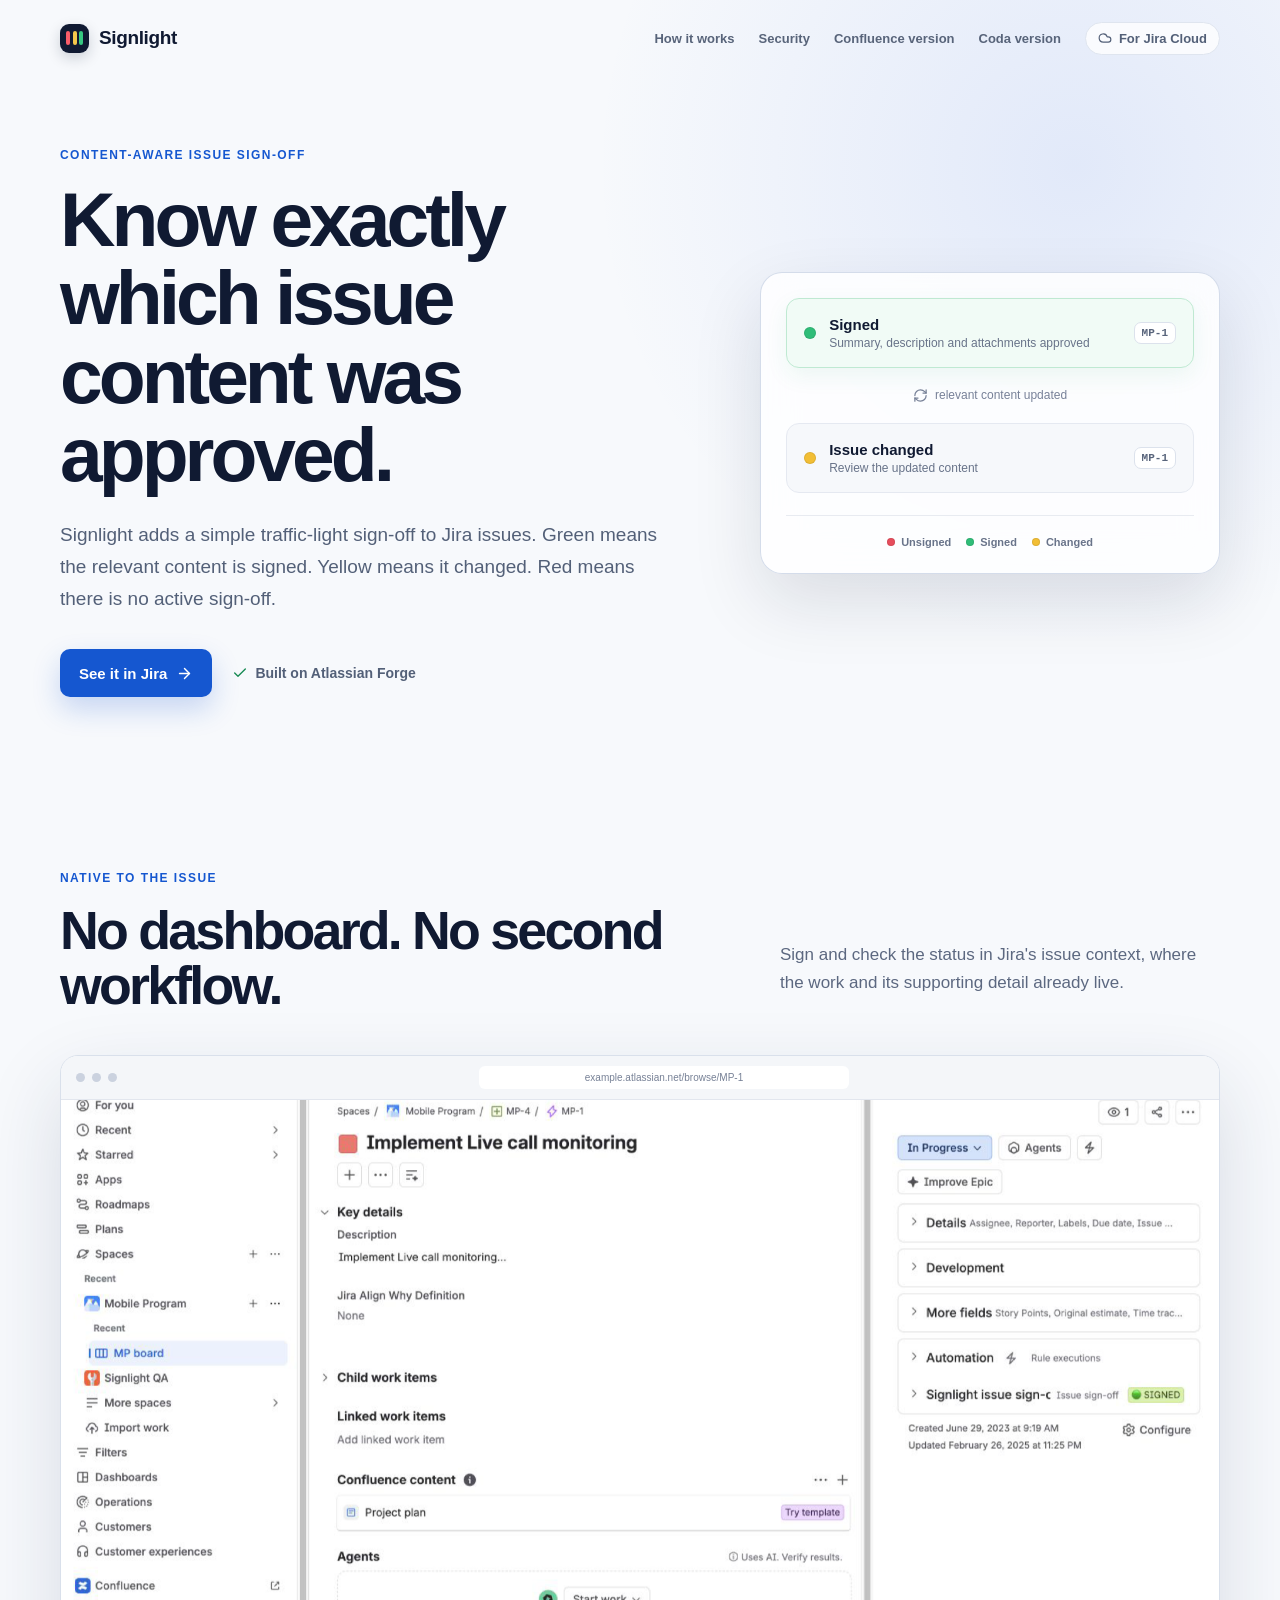
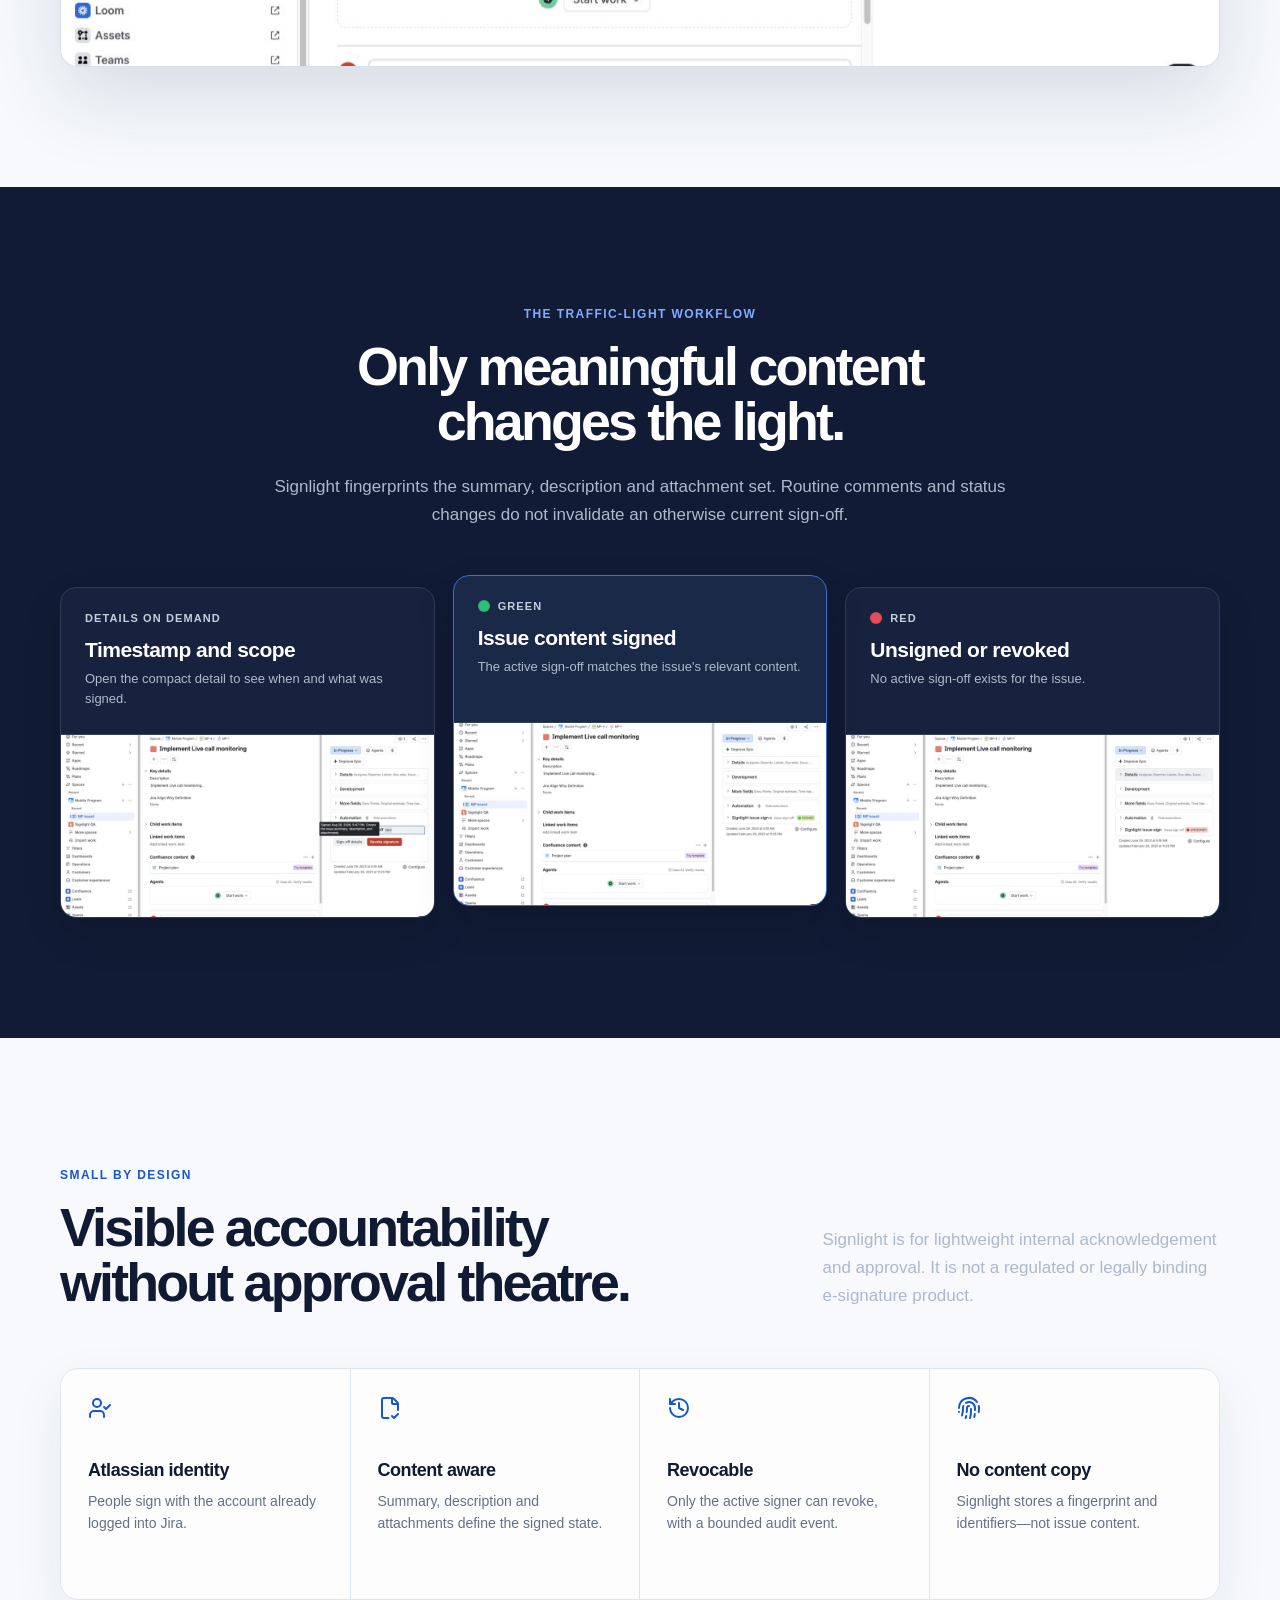
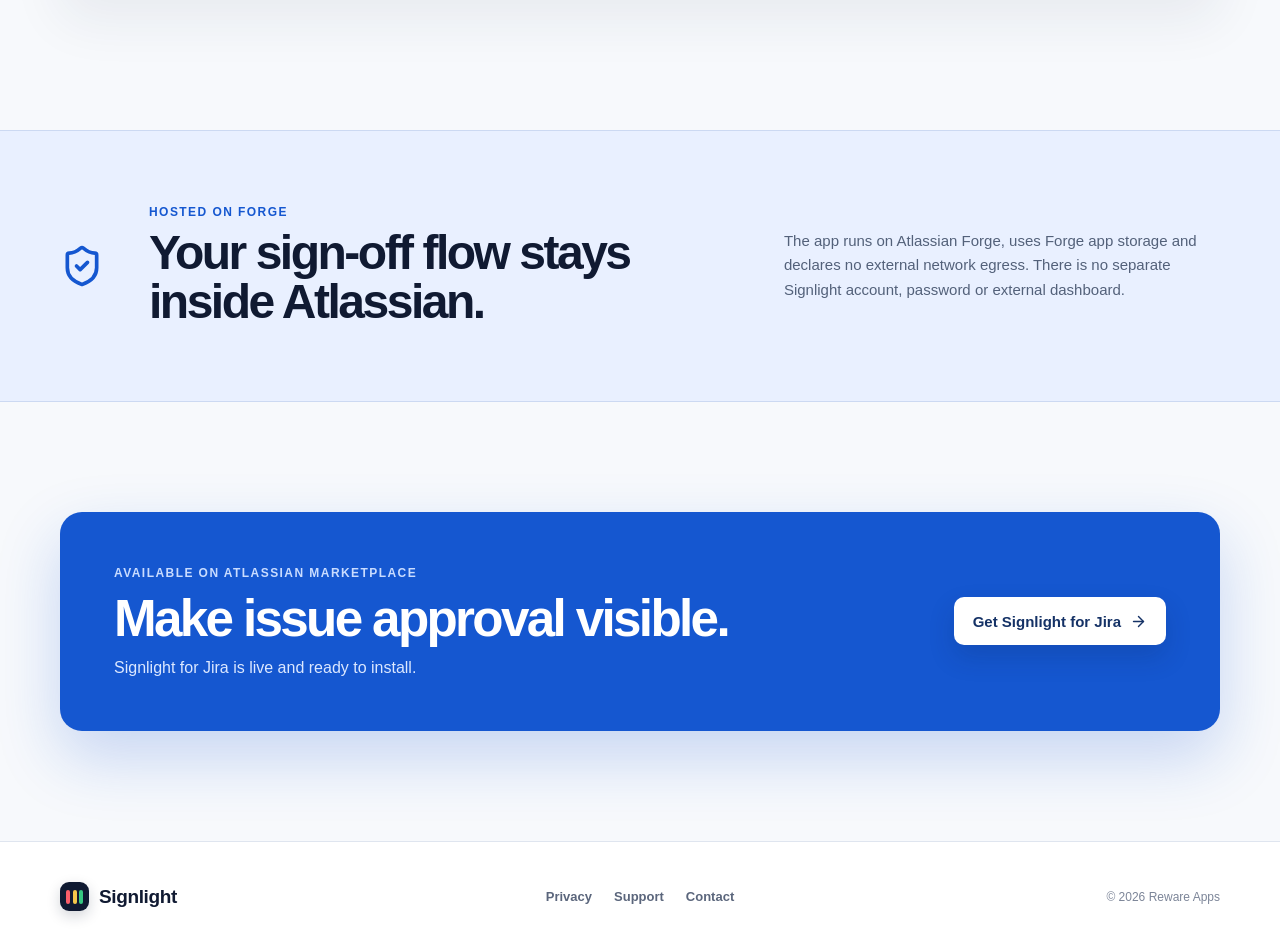
<file: index.html>
<!doctype html>
<html lang="en"><head><meta charset="utf-8"><meta name="viewport" content="width=device-width, initial-scale=1"><title>Signlight for Jira</title><meta name="description" content="Content-aware issue sign-off for Jira with clear red, yellow, and green status."><link rel="canonical" href="https://rewarestore.github.io/signlight-for-jira-docs/"><link rel="stylesheet" href="https://rewarestore.github.io/signlight-for-jira-docs/style.css?v=20260924"><link rel="icon" href="https://rewarestore.github.io/signlight-for-jira-docs/assets/favicon.svg"></head><body><link rel="preload" as="image" href="https://rewarestore.github.io/signlight-for-jira-docs/assets/jira/signlight-jira-signed.png"/><link rel="preload" as="image" href="https://rewarestore.github.io/signlight-for-jira-docs/assets/jira/signlight-jira-details.png"/><link rel="preload" as="image" href="https://rewarestore.github.io/signlight-for-jira-docs/assets/jira/signlight-jira-unsigned.png"/><main><nav class="site-nav shell" aria-label="Primary navigation"><a class="brand" href="#top" aria-label="Signlight for Jira home"><span class="brand-mark" aria-hidden="true"><span class="brand-light brand-light-red"></span><span class="brand-light brand-light-yellow"></span><span class="brand-light brand-light-green"></span></span><span>Signlight</span></a><div class="nav-side"><a href="#workflow">How it works</a><a href="#security">Security</a><a href="https://rewarestore.github.io/signlight-for-confluence-docs/">Confluence version</a><a href="https://rewarestore.github.io/signlight-for-coda-docs/">Coda version</a><span class="product-tag"><svg xmlns="http://www.w3.org/2000/svg" width="14" height="14" viewBox="0 0 24 24" fill="none" stroke="currentColor" stroke-width="2" stroke-linecap="round" stroke-linejoin="round" class="lucide lucide-cloud" aria-hidden="true"><path d="M17.5 19H9a7 7 0 1 1 6.71-9h1.79a4.5 4.5 0 1 1 0 9Z"></path></svg>For Jira Cloud</span></div></nav><section class="hero shell" id="top"><div class="hero-copy"><p class="eyebrow">Content-aware issue sign-off</p><h1>Know exactly which issue content was approved.</h1><p class="hero-lede">Signlight adds a simple traffic-light sign-off to Jira issues. Green means the relevant content is signed. Yellow means it changed. Red means there is no active sign-off.</p><div class="hero-actions"><a class="button button-primary" href="#workflow">See it in Jira<svg xmlns="http://www.w3.org/2000/svg" width="17" height="17" viewBox="0 0 24 24" fill="none" stroke="currentColor" stroke-width="2" stroke-linecap="round" stroke-linejoin="round" class="lucide lucide-arrow-right" aria-hidden="true"><path d="M5 12h14"></path><path d="m12 5 7 7-7 7"></path></svg></a><span class="quiet-proof"><svg xmlns="http://www.w3.org/2000/svg" width="16" height="16" viewBox="0 0 24 24" fill="none" stroke="currentColor" stroke-width="2" stroke-linecap="round" stroke-linejoin="round" class="lucide lucide-check" aria-hidden="true"><path d="M20 6 9 17l-5-5"></path></svg> Built on Atlassian Forge</span></div></div><div class="status-panel" aria-label="Signlight status lifecycle"><div class="status-card status-card-current"><span class="status-dot status-green"></span><div><strong>Signed</strong><span>Summary, description and attachments approved</span></div><span class="version-pill">MP-1</span></div><div class="status-connector"><svg xmlns="http://www.w3.org/2000/svg" width="15" height="15" viewBox="0 0 24 24" fill="none" stroke="currentColor" stroke-width="2" stroke-linecap="round" stroke-linejoin="round" class="lucide lucide-refresh-cw" aria-hidden="true"><path d="M3 12a9 9 0 0 1 9-9 9.75 9.75 0 0 1 6.74 2.74L21 8"></path><path d="M21 3v5h-5"></path><path d="M21 12a9 9 0 0 1-9 9 9.75 9.75 0 0 1-6.74-2.74L3 16"></path><path d="M8 16H3v5"></path></svg> relevant content updated</div><div class="status-card"><span class="status-dot status-yellow"></span><div><strong>Issue changed</strong><span>Review the updated content</span></div><span class="version-pill">MP-1</span></div><div class="status-legend"><span><i class="status-dot status-red"></i>Unsigned</span><span><i class="status-dot status-green"></i>Signed</span><span><i class="status-dot status-yellow"></i>Changed</span></div></div></section><section class="product-proof shell" id="workflow"><div class="proof-heading"><p class="eyebrow">Native to the issue</p><h2>No dashboard. No second workflow.</h2><p>Sign and check the status in Jira&#x27;s issue context, where the work and its supporting detail already live.</p></div><div class="browser-frame"><div class="browser-bar" aria-hidden="true"><span></span><span></span><span></span><div>example.atlassian.net/browse/MP-1</div></div><img src="https://rewarestore.github.io/signlight-for-jira-docs/assets/jira/signlight-jira-signed.png" alt="Jira issue showing Signlight with a green signed status" width="1840" height="900"/></div></section><section class="lifecycle-section"><div class="shell"><div class="section-heading centered"><p class="eyebrow">The traffic-light workflow</p><h2>Only meaningful content changes the light.</h2><p>Signlight fingerprints the summary, description and attachment set. Routine comments and status changes do not invalidate an otherwise current sign-off.</p></div><div class="lifecycle-grid"><article class="lifecycle-card"><div class="card-kicker">Details on demand</div><h3>Timestamp and scope</h3><p>Open the compact detail to see when and what was signed.</p><img src="https://rewarestore.github.io/signlight-for-jira-docs/assets/jira/signlight-jira-details.png" alt="Signlight sign-off details opened in a Jira issue" width="1840" height="900"/></article><article class="lifecycle-card featured"><div class="card-kicker"><i class="status-dot status-green"></i> Green</div><h3>Issue content signed</h3><p>The active sign-off matches the issue&#x27;s relevant content.</p><img src="https://rewarestore.github.io/signlight-for-jira-docs/assets/jira/signlight-jira-signed.png" alt="Green Signlight status in a Jira issue" width="1840" height="900"/></article><article class="lifecycle-card"><div class="card-kicker"><i class="status-dot status-red"></i> Red</div><h3>Unsigned or revoked</h3><p>No active sign-off exists for the issue.</p><img src="https://rewarestore.github.io/signlight-for-jira-docs/assets/jira/signlight-jira-unsigned.png" alt="Red unsigned Signlight status in a Jira issue" width="1840" height="900"/></article></div></div></section><section class="features shell" id="security"><div class="section-heading split-heading"><div><p class="eyebrow">Small by design</p><h2>Visible accountability without approval theatre.</h2></div><p>Signlight is for lightweight internal acknowledgement and approval. It is not a regulated or legally binding e-signature product.</p></div><div class="feature-grid"><article><svg xmlns="http://www.w3.org/2000/svg" width="24" height="24" viewBox="0 0 24 24" fill="none" stroke="currentColor" stroke-width="2" stroke-linecap="round" stroke-linejoin="round" class="lucide lucide-user-check" aria-hidden="true"><path d="m16 11 2 2 4-4"></path><path d="M16 21v-2a4 4 0 0 0-4-4H6a4 4 0 0 0-4 4v2"></path><circle cx="9" cy="7" r="4"></circle></svg><h3>Atlassian identity</h3><p>People sign with the account already logged into Jira.</p></article><article><svg xmlns="http://www.w3.org/2000/svg" width="24" height="24" viewBox="0 0 24 24" fill="none" stroke="currentColor" stroke-width="2" stroke-linecap="round" stroke-linejoin="round" class="lucide lucide-file-check-corner" aria-hidden="true"><path d="M10.5 22H6a2 2 0 0 1-2-2V4a2 2 0 0 1 2-2h8a2.4 2.4 0 0 1 1.706.706l3.588 3.588A2.4 2.4 0 0 1 20 8v6"></path><path d="M14 2v5a1 1 0 0 0 1 1h5"></path><path d="m14 20 2 2 4-4"></path></svg><h3>Content aware</h3><p>Summary, description and attachments define the signed state.</p></article><article><svg xmlns="http://www.w3.org/2000/svg" width="24" height="24" viewBox="0 0 24 24" fill="none" stroke="currentColor" stroke-width="2" stroke-linecap="round" stroke-linejoin="round" class="lucide lucide-rotate-ccw-clock" aria-hidden="true"><path d="M3 12a9 9 0 1 0 9-9 9.75 9.75 0 0 0-6.74 2.74L3 8"></path><path d="M3 3v5h5"></path><path d="M12 7v5l4 2"></path></svg><h3>Revocable</h3><p>Only the active signer can revoke, with a bounded audit event.</p></article><article><svg xmlns="http://www.w3.org/2000/svg" width="24" height="24" viewBox="0 0 24 24" fill="none" stroke="currentColor" stroke-width="2" stroke-linecap="round" stroke-linejoin="round" class="lucide lucide-fingerprint-pattern" aria-hidden="true"><path d="M12 10a2 2 0 0 0-2 2c0 1.02-.1 2.51-.26 4"></path><path d="M14 13.12c0 2.38 0 6.38-1 8.88"></path><path d="M17.29 21.02c.12-.6.43-2.3.5-3.02"></path><path d="M2 12a10 10 0 0 1 18-6"></path><path d="M2 16h.01"></path><path d="M21.8 16c.2-2 .131-5.354 0-6"></path><path d="M5 19.5C5.5 18 6 15 6 12a6 6 0 0 1 .34-2"></path><path d="M8.65 22c.21-.66.45-1.32.57-2"></path><path d="M9 6.8a6 6 0 0 1 9 5.2v2"></path></svg><h3>No content copy</h3><p>Signlight stores a fingerprint and identifiers—not issue content.</p></article></div></section><section class="security-band"><div class="shell security-inner"><svg xmlns="http://www.w3.org/2000/svg" width="44" height="44" viewBox="0 0 24 24" fill="none" stroke="currentColor" stroke-width="2" stroke-linecap="round" stroke-linejoin="round" class="lucide lucide-shield-check" aria-hidden="true"><path d="M20 13c0 5-3.5 7.5-7.66 8.95a1 1 0 0 1-.67-.01C7.5 20.5 4 18 4 13V6a1 1 0 0 1 1-1c2 0 4.5-1.2 6.24-2.72a1.17 1.17 0 0 1 1.52 0C14.51 3.81 17 5 19 5a1 1 0 0 1 1 1z"></path><path d="m9 12 2 2 4-4"></path></svg><div><p class="eyebrow">Hosted on Forge</p><h2>Your sign-off flow stays inside Atlassian.</h2></div><p>The app runs on Atlassian Forge, uses Forge app storage and declares no external network egress. There is no separate Signlight account, password or external dashboard.</p></div></section><section class="final-cta shell"><div><p class="eyebrow">Available on Atlassian Marketplace</p><h2>Make issue approval visible.</h2><p>Signlight for Jira is live and ready to install.</p></div><a class="button button-light" href="https://marketplace.atlassian.com/apps/1866813187/signlight-for-jira">Get Signlight for Jira <svg xmlns="http://www.w3.org/2000/svg" width="17" height="17" viewBox="0 0 24 24" fill="none" stroke="currentColor" stroke-width="2" stroke-linecap="round" stroke-linejoin="round" class="lucide lucide-arrow-right" aria-hidden="true"><path d="M5 12h14"></path><path d="m12 5 7 7-7 7"></path></svg></a></section><footer><div class="shell footer-inner"><a class="brand" href="#top"><span class="brand-mark" aria-hidden="true"><span class="brand-light brand-light-red"></span><span class="brand-light brand-light-yellow"></span><span class="brand-light brand-light-green"></span></span><span>Signlight</span></a><div><a href="https://rewarestore.github.io/signlight-for-jira-docs/privacy/">Privacy</a><a href="https://rewarestore.github.io/signlight-for-jira-docs/support/">Support</a><a href="mailto:support@reware.dk">Contact</a></div><p>© 2026 Reware Apps</p></div></footer></main></body></html>
</file>
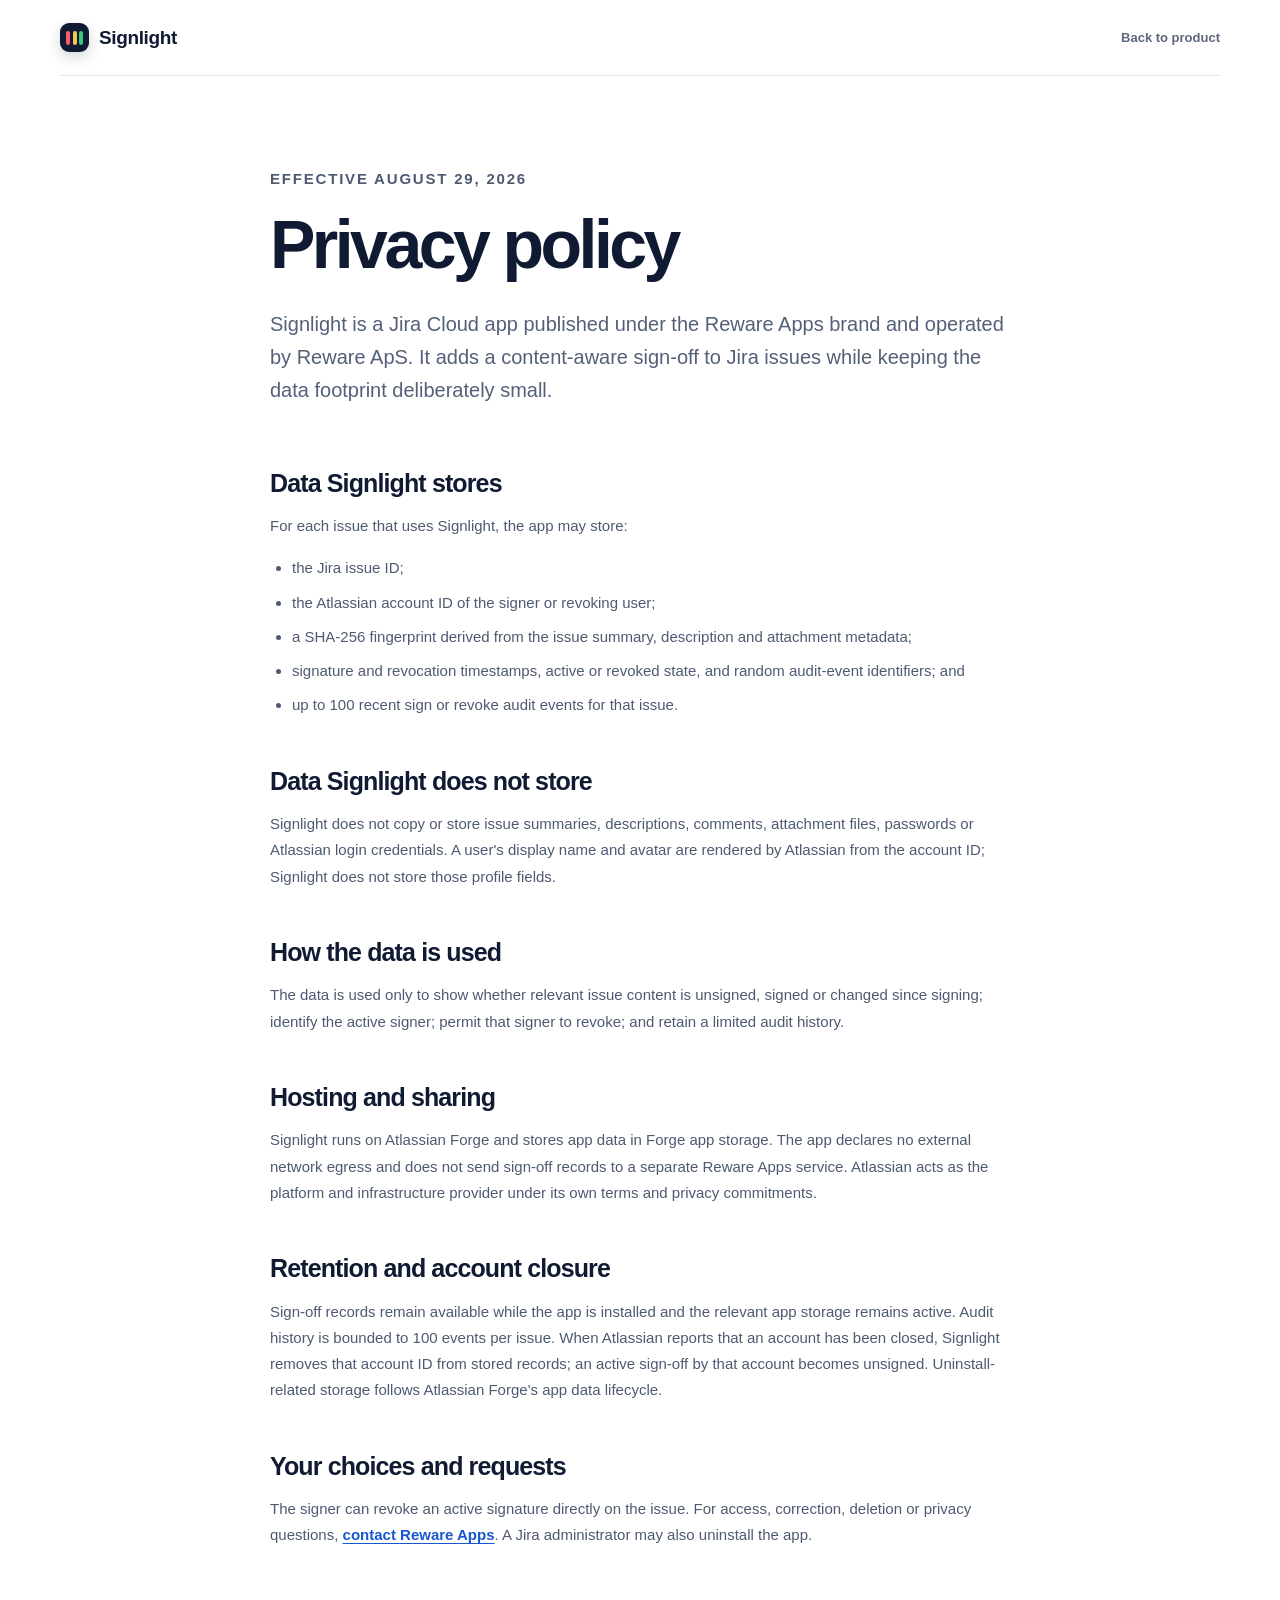
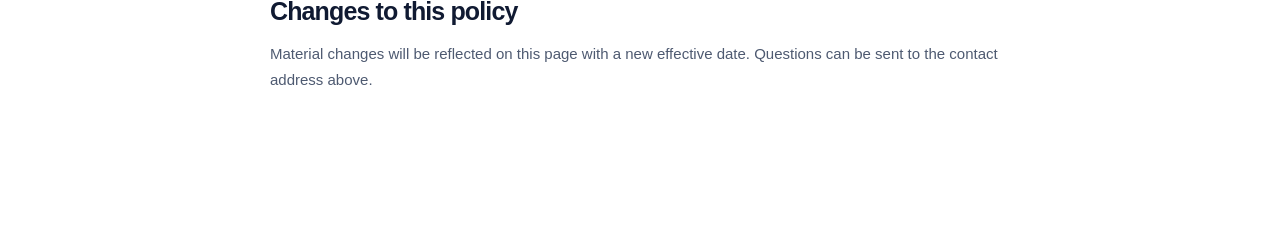
<file: privacy/index.html>
<!doctype html>
<html lang="en"><head><meta charset="utf-8"><meta name="viewport" content="width=device-width, initial-scale=1"><title>Privacy — Signlight for Jira</title><meta name="description" content="How Signlight handles data when you sign Jira issue content."><link rel="canonical" href="https://rewarestore.github.io/signlight-for-jira-docs/privacy/"><link rel="stylesheet" href="https://rewarestore.github.io/signlight-for-jira-docs/style.css"><link rel="icon" href="https://rewarestore.github.io/signlight-for-jira-docs/assets/favicon.svg"></head><body><main class="policy-page"><nav class="policy-nav shell"><a class="brand" href="https://rewarestore.github.io/signlight-for-jira-docs/"><span class="brand-mark" aria-hidden="true"><span class="brand-light brand-light-red"></span><span class="brand-light brand-light-yellow"></span><span class="brand-light brand-light-green"></span></span><span>Signlight</span></a><a href="https://rewarestore.github.io/signlight-for-jira-docs/">Back to product</a></nav><article class="policy-content"><p class="eyebrow">Effective August 29, 2026</p><h1>Privacy policy</h1><p class="policy-lede">Signlight is a Jira Cloud app published under the Reware Apps brand and operated by Reware ApS. It adds a content-aware sign-off to Jira issues while keeping the data footprint deliberately small.</p><h2>Data Signlight stores</h2><p>For each issue that uses Signlight, the app may store:</p><ul><li>the Jira issue ID;</li><li>the Atlassian account ID of the signer or revoking user;</li><li>a SHA-256 fingerprint derived from the issue summary, description and attachment metadata;</li><li>signature and revocation timestamps, active or revoked state, and random audit-event identifiers; and</li><li>up to 100 recent sign or revoke audit events for that issue.</li></ul><h2>Data Signlight does not store</h2><p>Signlight does not copy or store issue summaries, descriptions, comments, attachment files, passwords or Atlassian login credentials. A user&#x27;s display name and avatar are rendered by Atlassian from the account ID; Signlight does not store those profile fields.</p><h2>How the data is used</h2><p>The data is used only to show whether relevant issue content is unsigned, signed or changed since signing; identify the active signer; permit that signer to revoke; and retain a limited audit history.</p><h2>Hosting and sharing</h2><p>Signlight runs on Atlassian Forge and stores app data in Forge app storage. The app declares no external network egress and does not send sign-off records to a separate Reware Apps service. Atlassian acts as the platform and infrastructure provider under its own terms and privacy commitments.</p><h2>Retention and account closure</h2><p>Sign-off records remain available while the app is installed and the relevant app storage remains active. Audit history is bounded to 100 events per issue. When Atlassian reports that an account has been closed, Signlight removes that account ID from stored records; an active sign-off by that account becomes unsigned. Uninstall-related storage follows Atlassian Forge&#x27;s app data lifecycle.</p><h2>Your choices and requests</h2><p>The signer can revoke an active signature directly on the issue. For access, correction, deletion or privacy questions, <a href="mailto:support@reware.dk">contact Reware Apps</a>. A Jira administrator may also uninstall the app.</p><h2>Changes to this policy</h2><p>Material changes will be reflected on this page with a new effective date. Questions can be sent to the contact address above.</p></article></main></body></html>
</file>
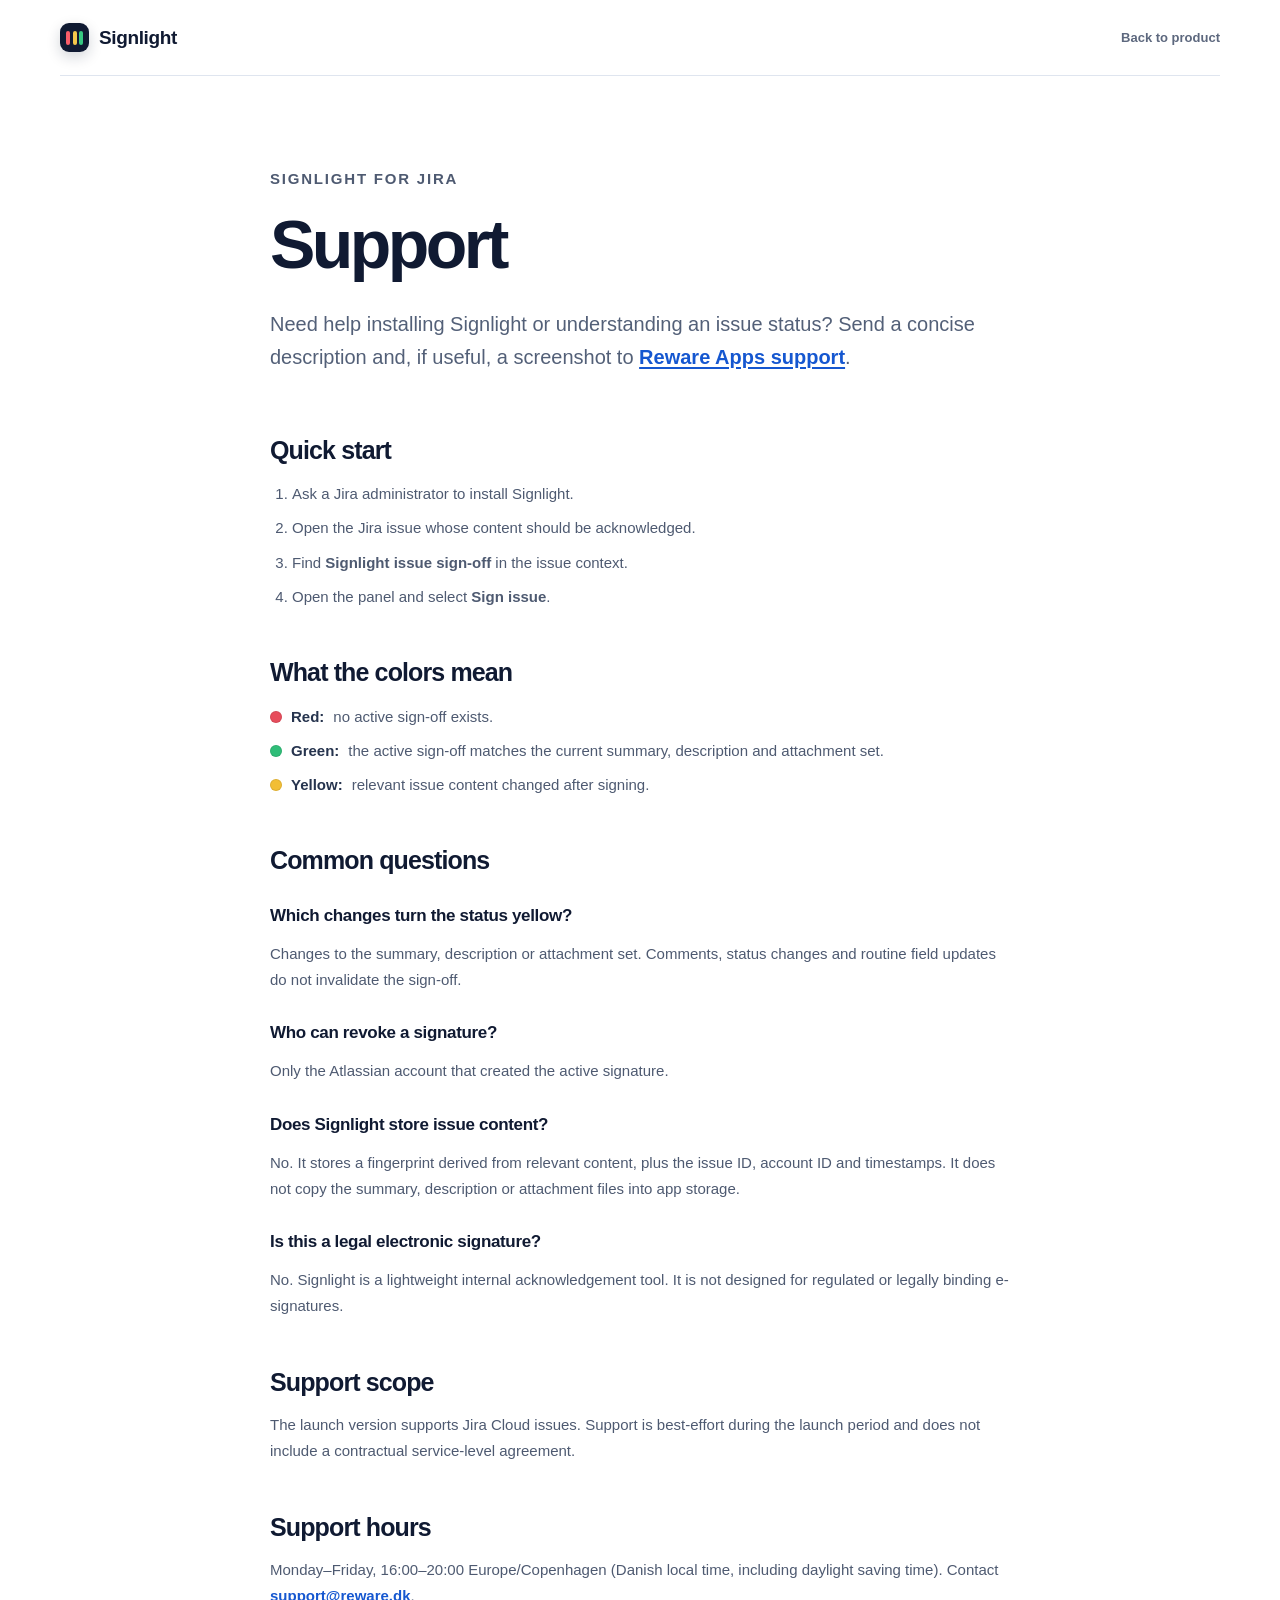
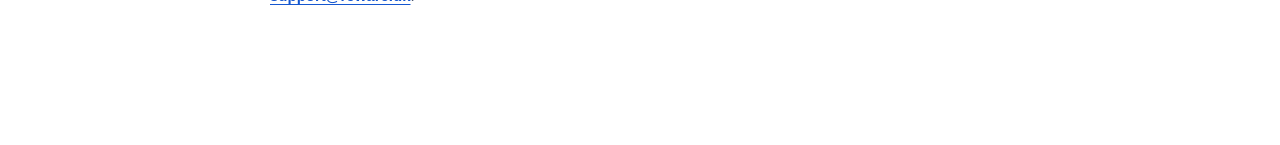
<file: support/index.html>
<!doctype html>
<html lang="en"><head><meta charset="utf-8"><meta name="viewport" content="width=device-width, initial-scale=1"><title>Support — Signlight for Jira</title><meta name="description" content="Installation, usage and support for Signlight for Jira."><link rel="canonical" href="https://rewarestore.github.io/signlight-for-jira-docs/support/"><link rel="stylesheet" href="https://rewarestore.github.io/signlight-for-jira-docs/style.css"><link rel="icon" href="https://rewarestore.github.io/signlight-for-jira-docs/assets/favicon.svg"></head><body><main class="policy-page"><nav class="policy-nav shell"><a class="brand" href="https://rewarestore.github.io/signlight-for-jira-docs/"><span class="brand-mark" aria-hidden="true"><span class="brand-light brand-light-red"></span><span class="brand-light brand-light-yellow"></span><span class="brand-light brand-light-green"></span></span><span>Signlight</span></a><a href="https://rewarestore.github.io/signlight-for-jira-docs/">Back to product</a></nav><article class="policy-content"><p class="eyebrow">Signlight for Jira</p><h1>Support</h1><p class="policy-lede">Need help installing Signlight or understanding an issue status? Send a concise description and, if useful, a screenshot to <a href="mailto:support@reware.dk">Reware Apps support</a>.</p><h2>Quick start</h2><ol><li>Ask a Jira administrator to install Signlight.</li><li>Open the Jira issue whose content should be acknowledged.</li><li>Find <strong>Signlight issue sign-off</strong> in the issue context.</li><li>Open the panel and select <strong>Sign issue</strong>.</li></ol><h2>What the colors mean</h2><ul class="status-list"><li><i class="status-dot status-red"></i><strong>Red:</strong> no active sign-off exists.</li><li><i class="status-dot status-green"></i><strong>Green:</strong> the active sign-off matches the current summary, description and attachment set.</li><li><i class="status-dot status-yellow"></i><strong>Yellow:</strong> relevant issue content changed after signing.</li></ul><h2>Common questions</h2><h3>Which changes turn the status yellow?</h3><p>Changes to the summary, description or attachment set. Comments, status changes and routine field updates do not invalidate the sign-off.</p><h3>Who can revoke a signature?</h3><p>Only the Atlassian account that created the active signature.</p><h3>Does Signlight store issue content?</h3><p>No. It stores a fingerprint derived from relevant content, plus the issue ID, account ID and timestamps. It does not copy the summary, description or attachment files into app storage.</p><h3>Is this a legal electronic signature?</h3><p>No. Signlight is a lightweight internal acknowledgement tool. It is not designed for regulated or legally binding e-signatures.</p><h2>Support scope</h2><p>The launch version supports Jira Cloud issues. Support is best-effort during the launch period and does not include a contractual service-level agreement.</p><h2>Support hours</h2><p>Monday–Friday, 16:00–20:00 Europe/Copenhagen (Danish local time, including daylight saving time). Contact <a href="mailto:support@reware.dk">support@reware.dk</a>.</p></article></main></body></html>
</file>
